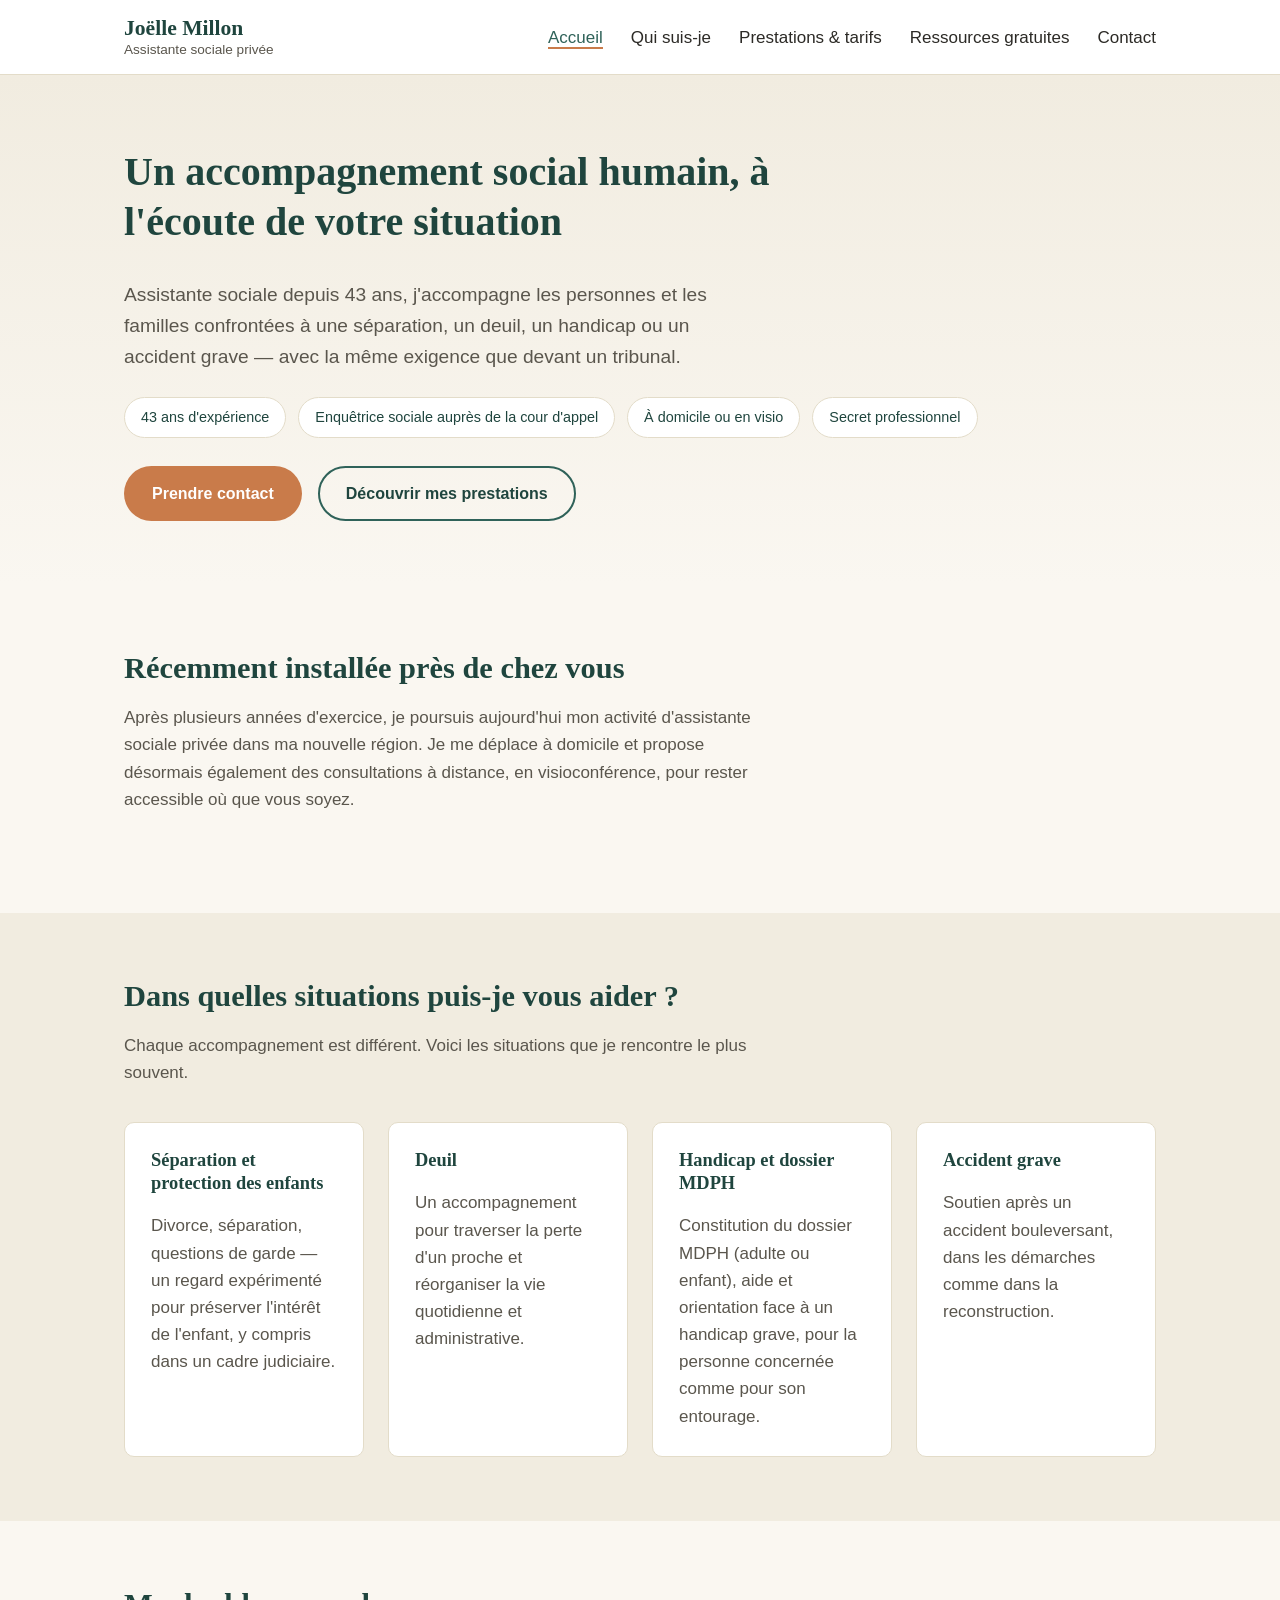
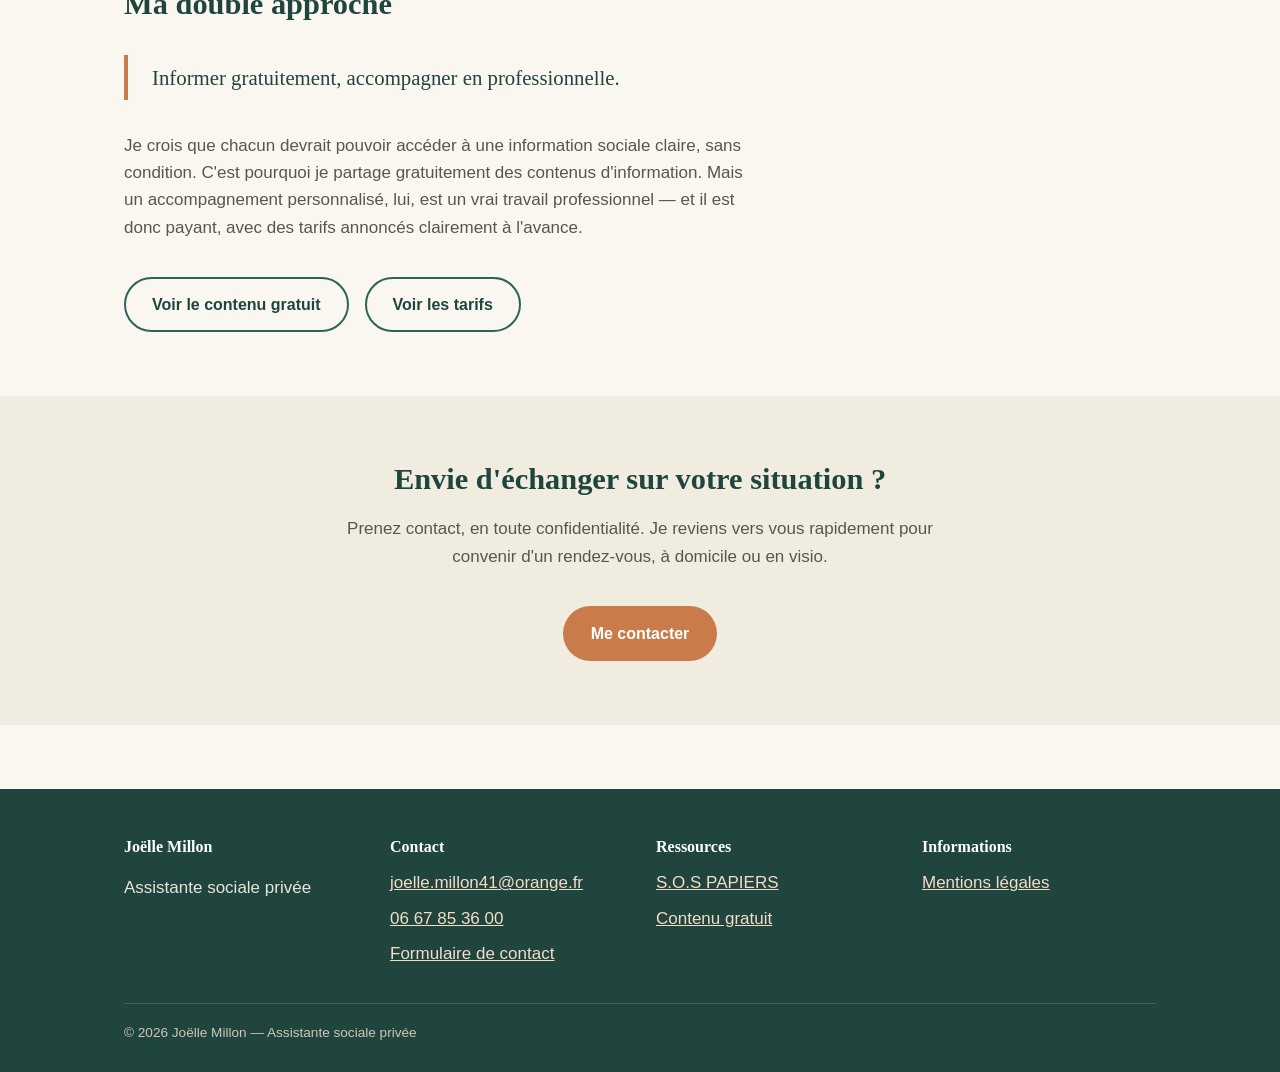
<file: index.html>
<!DOCTYPE html>
<html lang="fr">
<head>
<meta charset="UTF-8">
<meta name="viewport" content="width=device-width, initial-scale=1.0">
<title>Joëlle Millon — Assistante sociale privée</title>
<meta name="description" content="Assistante sociale depuis 43 ans : dossier MDPH, séparation, deuil, handicap, accident. Consultations à domicile ou en visio, en toute confidentialité.">
<link rel="icon" href="assets/img/favicon.svg" type="image/svg+xml">
<link rel="stylesheet" href="assets/css/style.css">
</head>
<body>

<header class="site-header">
  <div class="nav-wrap">
    <a href="index.html" class="brand">
      <span class="brand-name">Joëlle Millon</span>
      <span class="brand-tagline">Assistante sociale privée</span>
    </a>
    <button class="nav-toggle" aria-expanded="false" aria-label="Ouvrir le menu">☰ Menu</button>
    <nav class="main-nav">
      <ul>
        <li><a href="index.html" aria-current="page">Accueil</a></li>
        <li><a href="a-propos.html">Qui suis-je</a></li>
        <li><a href="prestations.html">Prestations &amp; tarifs</a></li>
        <li><a href="ressources.html">Ressources gratuites</a></li>
        <li><a href="contact.html">Contact</a></li>
      </ul>
    </nav>
  </div>
</header>

<main>

  <section class="hero">
    <div class="container">
      <h1>Un accompagnement social humain, à l'écoute de votre situation</h1>
      <p class="lead">Assistante sociale depuis 43 ans, j'accompagne les personnes et les familles confrontées à une séparation, un deuil, un handicap ou un accident grave — avec la même exigence que devant un tribunal.</p>
      <div class="hero-badges">
        <span class="badge">43 ans d'expérience</span>
        <span class="badge">Enquêtrice sociale auprès de la cour d'appel</span>
        <span class="badge">À domicile ou en visio</span>
        <span class="badge">Secret professionnel</span>
      </div>
      <div class="btn-row">
        <a href="contact.html" class="btn btn-primary">Prendre contact</a>
        <a href="prestations.html" class="btn btn-secondary">Découvrir mes prestations</a>
      </div>
    </div>
  </section>

  <section class="section">
    <div class="container">
      <h2 class="section-title">Récemment installée près de chez vous</h2>
      <p class="section-intro">Après plusieurs années d'exercice, je poursuis aujourd'hui mon activité d'assistante sociale privée dans ma nouvelle région. Je me déplace à domicile et propose désormais également des consultations à distance, en visioconférence, pour rester accessible où que vous soyez.</p>
    </div>
  </section>

  <section class="section section-alt">
    <div class="container">
      <h2 class="section-title">Dans quelles situations puis-je vous aider ?</h2>
      <p class="section-intro">Chaque accompagnement est différent. Voici les situations que je rencontre le plus souvent.</p>
      <div class="card-grid">
        <div class="card">
          <h3>Séparation et protection des enfants</h3>
          <p>Divorce, séparation, questions de garde — un regard expérimenté pour préserver l'intérêt de l'enfant, y compris dans un cadre judiciaire.</p>
        </div>
        <div class="card">
          <h3>Deuil</h3>
          <p>Un accompagnement pour traverser la perte d'un proche et réorganiser la vie quotidienne et administrative.</p>
        </div>
        <div class="card">
          <h3>Handicap et dossier MDPH</h3>
          <p>Constitution du dossier MDPH (adulte ou enfant), aide et orientation face à un handicap grave, pour la personne concernée comme pour son entourage.</p>
        </div>
        <div class="card">
          <h3>Accident grave</h3>
          <p>Soutien après un accident bouleversant, dans les démarches comme dans la reconstruction.</p>
        </div>
      </div>
    </div>
  </section>

  <section class="section">
    <div class="container">
      <h2 class="section-title">Ma double approche</h2>
      <blockquote class="pull-quote">Informer gratuitement, accompagner en professionnelle.</blockquote>
      <p class="section-intro">Je crois que chacun devrait pouvoir accéder à une information sociale claire, sans condition. C'est pourquoi je partage gratuitement des contenus d'information. Mais un accompagnement personnalisé, lui, est un vrai travail professionnel — et il est donc payant, avec des tarifs annoncés clairement à l'avance.</p>
      <div class="btn-row">
        <a href="ressources.html" class="btn btn-secondary">Voir le contenu gratuit</a>
        <a href="prestations.html" class="btn btn-secondary">Voir les tarifs</a>
      </div>
    </div>
  </section>

  <section class="section section-alt text-center">
    <div class="container">
      <h2 class="section-title">Envie d'échanger sur votre situation ?</h2>
      <p class="section-intro" style="margin-left:auto;margin-right:auto;">Prenez contact, en toute confidentialité. Je reviens vers vous rapidement pour convenir d'un rendez-vous, à domicile ou en visio.</p>
      <a href="contact.html" class="btn btn-primary">Me contacter</a>
    </div>
  </section>

</main>

<footer class="site-footer">
  <div class="container">
    <div class="footer-grid">
      <div>
        <h4>Joëlle Millon</h4>
        <p>Assistante sociale privée</p>
      </div>
      <div>
        <h4>Contact</h4>
        <ul>
          <li><a href="mailto:joelle.millon41@orange.fr">joelle.millon41@orange.fr</a></li>
          <li><a href="tel:+33667853600">06 67 85 36 00</a></li>
          <li><a href="contact.html">Formulaire de contact</a></li>
        </ul>
      </div>
      <div>
        <h4>Ressources</h4>
        <ul>
          <li><a href="https://www.youtube.com/@s.o.spapiers732" target="_blank" rel="noopener">S.O.S PAPIERS</a></li>
          <li><a href="ressources.html">Contenu gratuit</a></li>
        </ul>
      </div>
      <div>
        <h4>Informations</h4>
        <ul>
          <li><a href="mentions-legales.html">Mentions légales</a></li>
        </ul>
      </div>
    </div>
    <div class="footer-bottom">
      <span>&copy; 2026 Joëlle Millon — Assistante sociale privée</span>
    </div>
  </div>
</footer>

<script src="assets/js/main.js"></script>
</body>
</html>
</file>
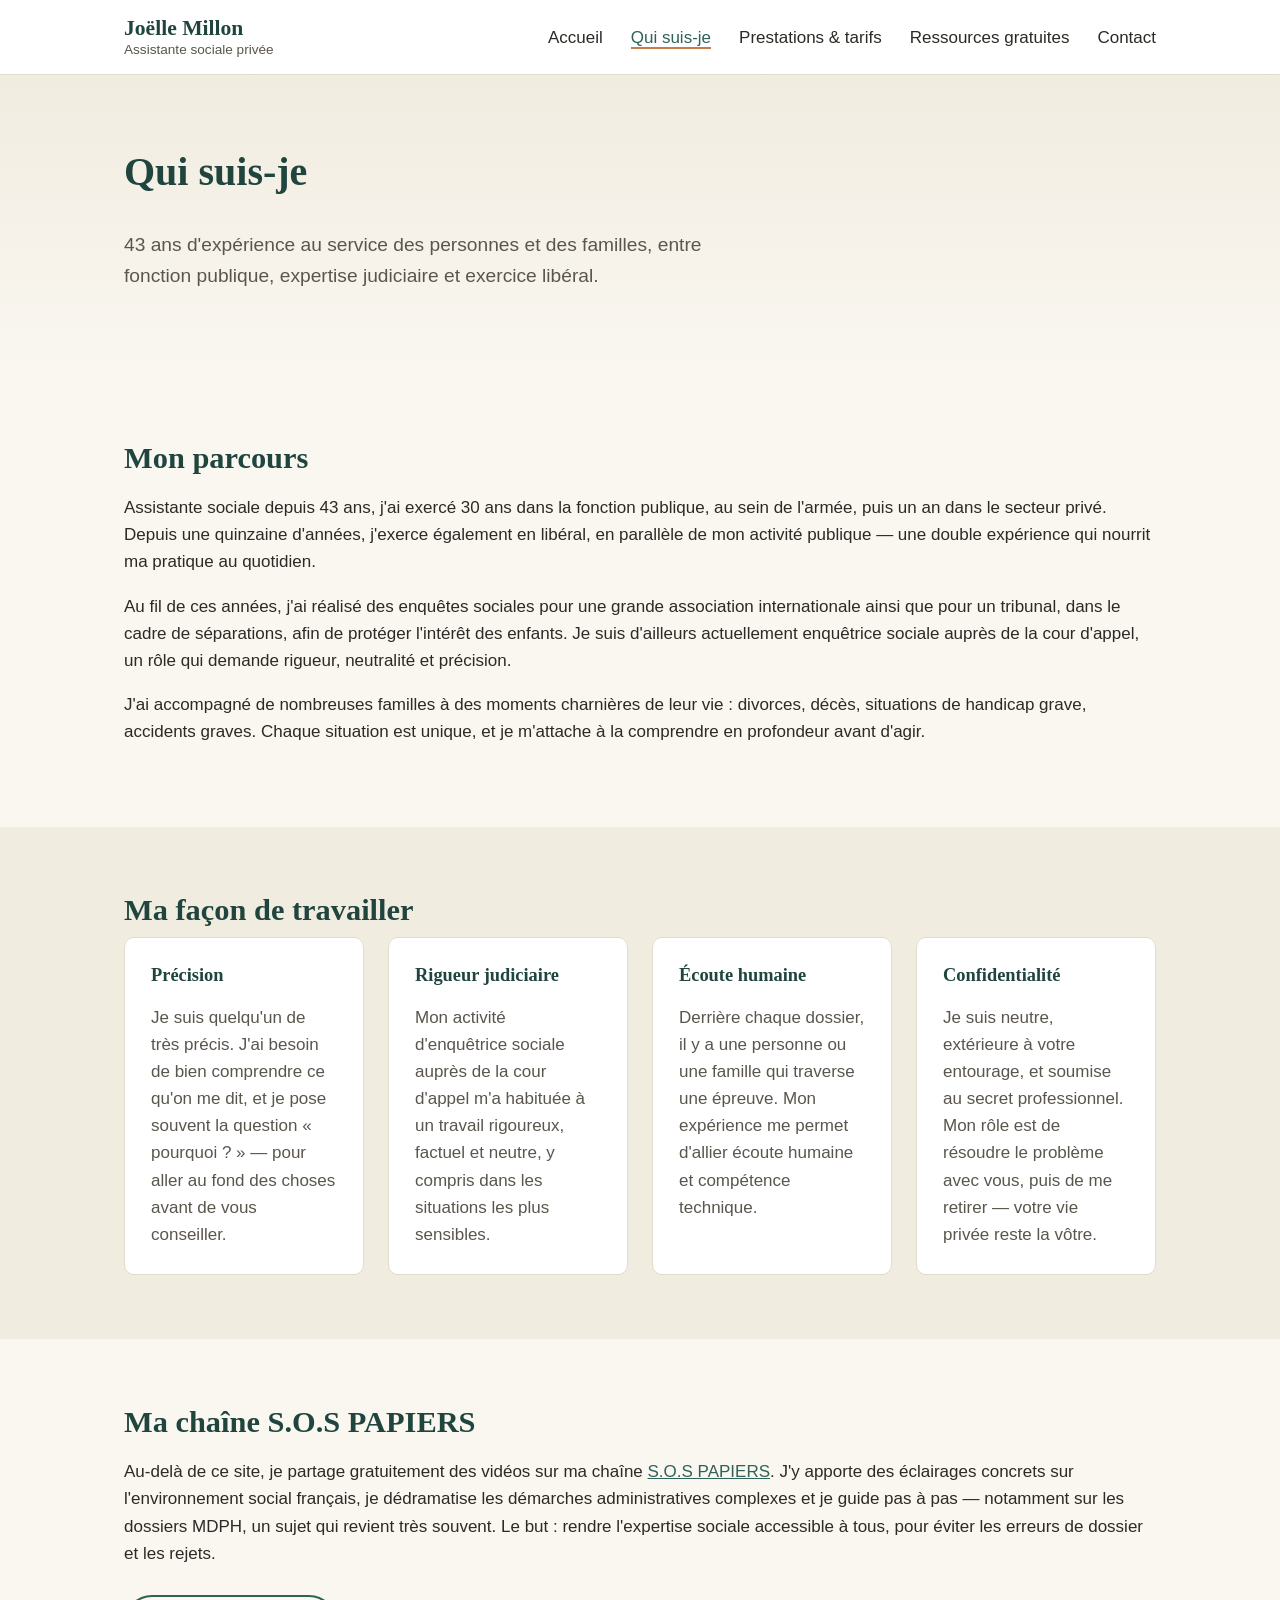
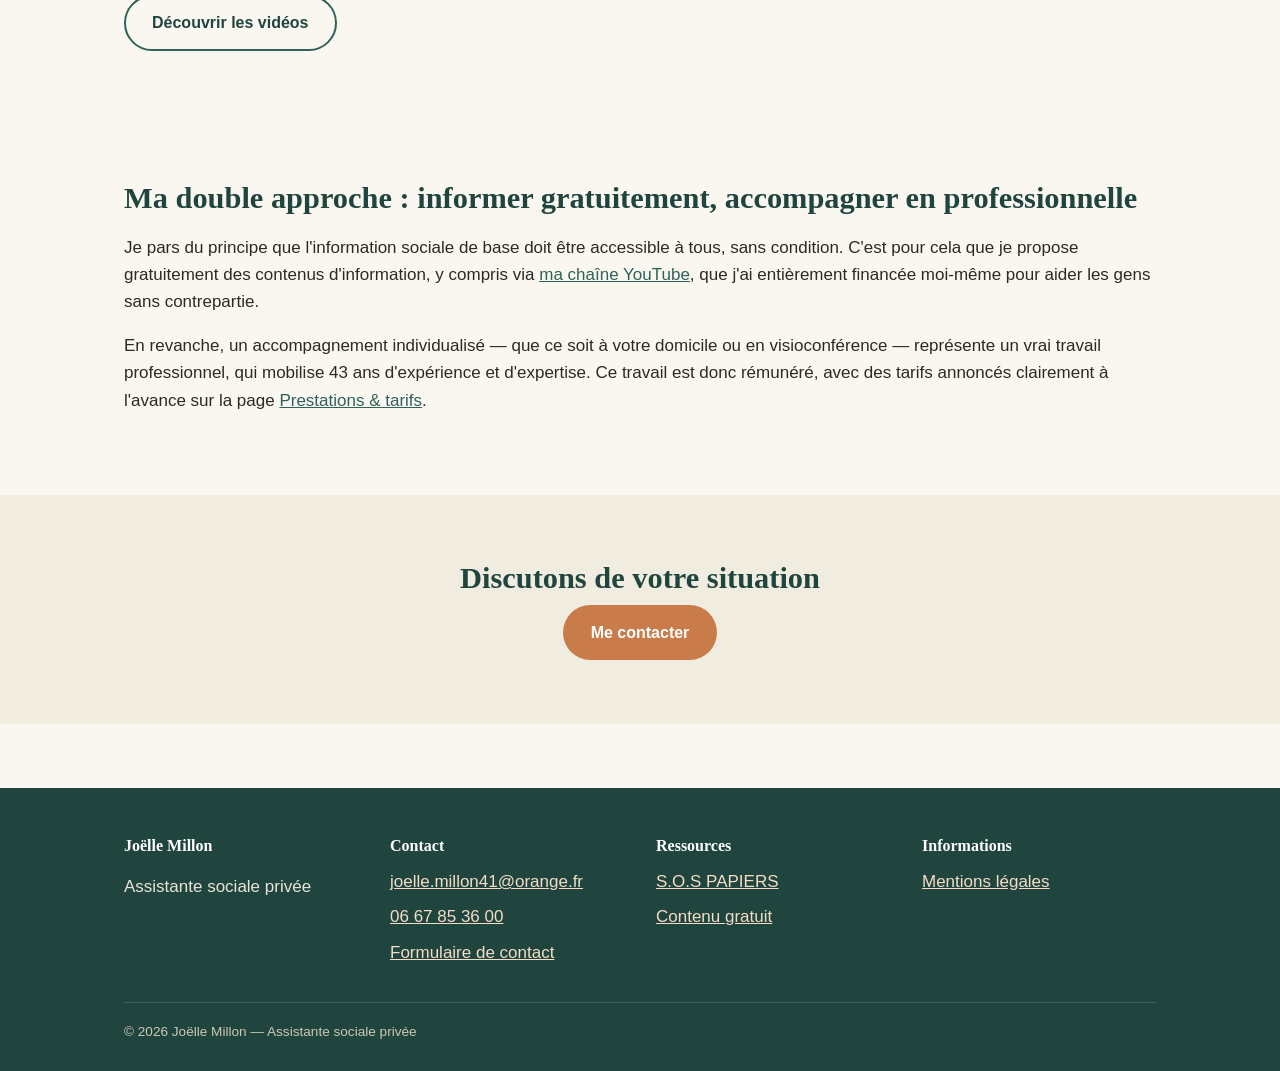
<file: a-propos.html>
<!DOCTYPE html>
<html lang="fr">
<head>
<meta charset="UTF-8">
<meta name="viewport" content="width=device-width, initial-scale=1.0">
<title>Qui suis-je — Joëlle Millon, assistante sociale</title>
<meta name="description" content="43 ans d'expérience comme assistante sociale, dont 30 ans dans la fonction publique et 15 ans en libéral. Enquêtes sociales, expertise judiciaire, accompagnement des familles.">
<link rel="icon" href="assets/img/favicon.svg" type="image/svg+xml">
<link rel="stylesheet" href="assets/css/style.css">
</head>
<body>

<header class="site-header">
  <div class="nav-wrap">
    <a href="index.html" class="brand">
      <span class="brand-name">Joëlle Millon</span>
      <span class="brand-tagline">Assistante sociale privée</span>
    </a>
    <button class="nav-toggle" aria-expanded="false" aria-label="Ouvrir le menu">☰ Menu</button>
    <nav class="main-nav">
      <ul>
        <li><a href="index.html">Accueil</a></li>
        <li><a href="a-propos.html" aria-current="page">Qui suis-je</a></li>
        <li><a href="prestations.html">Prestations &amp; tarifs</a></li>
        <li><a href="ressources.html">Ressources gratuites</a></li>
        <li><a href="contact.html">Contact</a></li>
      </ul>
    </nav>
  </div>
</header>

<main>

  <section class="hero">
    <div class="container">
      <h1>Qui suis-je</h1>
      <p class="lead">43 ans d'expérience au service des personnes et des familles, entre fonction publique, expertise judiciaire et exercice libéral.</p>
    </div>
  </section>

  <section class="section">
    <div class="container">
      <h2 class="section-title">Mon parcours</h2>
      <p>Assistante sociale depuis 43 ans, j'ai exercé 30 ans dans la fonction publique, au sein de l'armée, puis un an dans le secteur privé. Depuis une quinzaine d'années, j'exerce également en libéral, en parallèle de mon activité publique — une double expérience qui nourrit ma pratique au quotidien.</p>
      <p>Au fil de ces années, j'ai réalisé des enquêtes sociales pour une grande association internationale ainsi que pour un tribunal, dans le cadre de séparations, afin de protéger l'intérêt des enfants. Je suis d'ailleurs actuellement enquêtrice sociale auprès de la cour d'appel, un rôle qui demande rigueur, neutralité et précision.</p>
      <p>J'ai accompagné de nombreuses familles à des moments charnières de leur vie : divorces, décès, situations de handicap grave, accidents graves. Chaque situation est unique, et je m'attache à la comprendre en profondeur avant d'agir.</p>
    </div>
  </section>

  <section class="section section-alt">
    <div class="container">
      <h2 class="section-title">Ma façon de travailler</h2>
      <div class="card-grid">
        <div class="card">
          <h3>Précision</h3>
          <p>Je suis quelqu'un de très précis. J'ai besoin de bien comprendre ce qu'on me dit, et je pose souvent la question « pourquoi ? » — pour aller au fond des choses avant de vous conseiller.</p>
        </div>
        <div class="card">
          <h3>Rigueur judiciaire</h3>
          <p>Mon activité d'enquêtrice sociale auprès de la cour d'appel m'a habituée à un travail rigoureux, factuel et neutre, y compris dans les situations les plus sensibles.</p>
        </div>
        <div class="card">
          <h3>Écoute humaine</h3>
          <p>Derrière chaque dossier, il y a une personne ou une famille qui traverse une épreuve. Mon expérience me permet d'allier écoute humaine et compétence technique.</p>
        </div>
        <div class="card">
          <h3>Confidentialité</h3>
          <p>Je suis neutre, extérieure à votre entourage, et soumise au secret professionnel. Mon rôle est de résoudre le problème avec vous, puis de me retirer — votre vie privée reste la vôtre.</p>
        </div>
      </div>
    </div>
  </section>

  <section class="section">
    <div class="container">
      <h2 class="section-title">Ma chaîne S.O.S PAPIERS</h2>
      <p>Au-delà de ce site, je partage gratuitement des vidéos sur ma chaîne <a href="https://www.youtube.com/@s.o.spapiers732" target="_blank" rel="noopener">S.O.S PAPIERS</a>. J'y apporte des éclairages concrets sur l'environnement social français, je dédramatise les démarches administratives complexes et je guide pas à pas — notamment sur les dossiers MDPH, un sujet qui revient très souvent. Le but : rendre l'expertise sociale accessible à tous, pour éviter les erreurs de dossier et les rejets.</p>
      <div class="btn-row">
        <a href="ressources.html" class="btn btn-secondary">Découvrir les vidéos</a>
      </div>
    </div>
  </section>

  <section class="section">
    <div class="container">
      <h2 class="section-title">Ma double approche : informer gratuitement, accompagner en professionnelle</h2>
      <p>Je pars du principe que l'information sociale de base doit être accessible à tous, sans condition. C'est pour cela que je propose gratuitement des contenus d'information, y compris via
        <a href="https://www.youtube.com/@s.o.spapiers732" target="_blank" rel="noopener">ma chaîne YouTube</a>,
        que j'ai entièrement financée moi-même pour aider les gens sans contrepartie.</p>
      <p>En revanche, un accompagnement individualisé — que ce soit à votre domicile ou en visioconférence — représente un vrai travail professionnel, qui mobilise 43 ans d'expérience et d'expertise. Ce travail est donc rémunéré, avec des tarifs annoncés clairement à l'avance sur la page <a href="prestations.html">Prestations &amp; tarifs</a>.</p>
    </div>
  </section>

  <section class="section section-alt text-center">
    <div class="container">
      <h2 class="section-title">Discutons de votre situation</h2>
      <a href="contact.html" class="btn btn-primary">Me contacter</a>
    </div>
  </section>

</main>

<footer class="site-footer">
  <div class="container">
    <div class="footer-grid">
      <div>
        <h4>Joëlle Millon</h4>
        <p>Assistante sociale privée</p>
      </div>
      <div>
        <h4>Contact</h4>
        <ul>
          <li><a href="mailto:joelle.millon41@orange.fr">joelle.millon41@orange.fr</a></li>
          <li><a href="tel:+33667853600">06 67 85 36 00</a></li>
          <li><a href="contact.html">Formulaire de contact</a></li>
        </ul>
      </div>
      <div>
        <h4>Ressources</h4>
        <ul>
          <li><a href="https://www.youtube.com/@s.o.spapiers732" target="_blank" rel="noopener">S.O.S PAPIERS</a></li>
          <li><a href="ressources.html">Contenu gratuit</a></li>
        </ul>
      </div>
      <div>
        <h4>Informations</h4>
        <ul>
          <li><a href="mentions-legales.html">Mentions légales</a></li>
        </ul>
      </div>
    </div>
    <div class="footer-bottom">
      <span>&copy; 2026 Joëlle Millon — Assistante sociale privée</span>
    </div>
  </div>
</footer>

<script src="assets/js/main.js"></script>
</body>
</html>
</file>
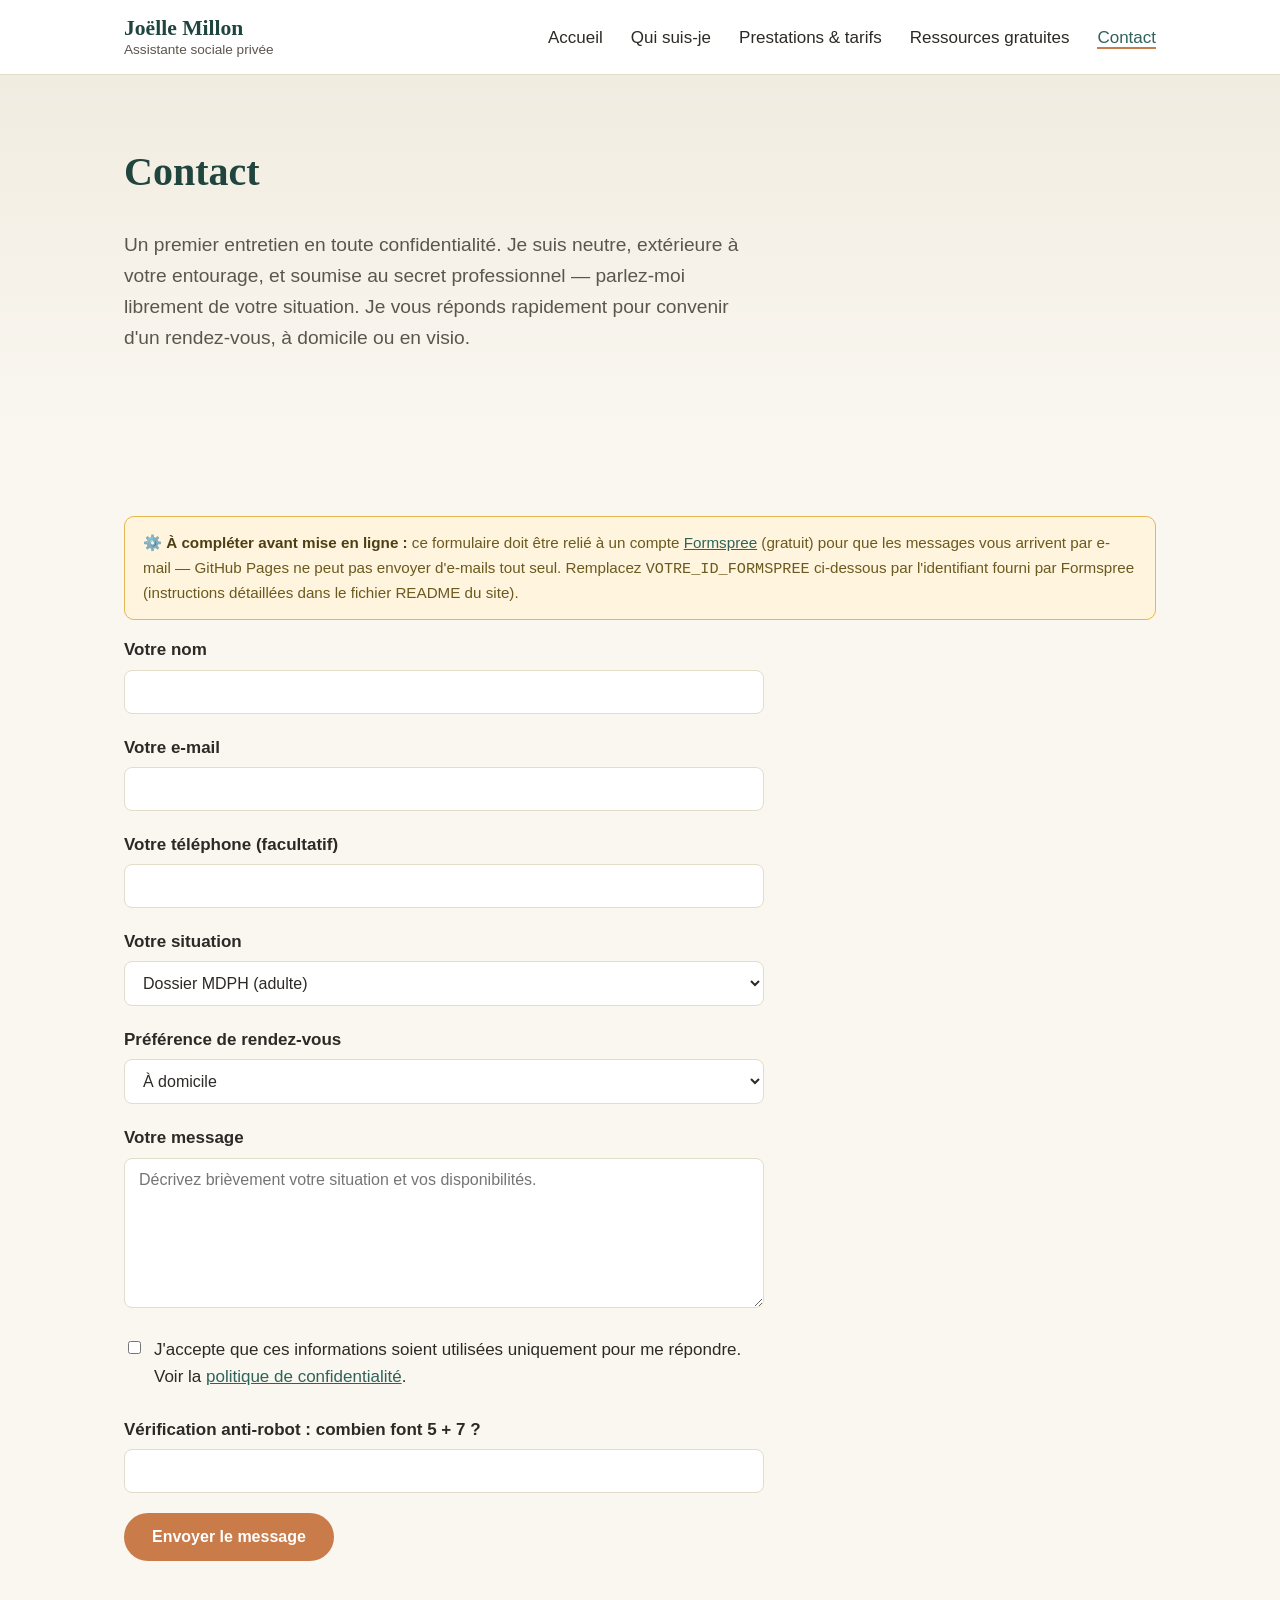
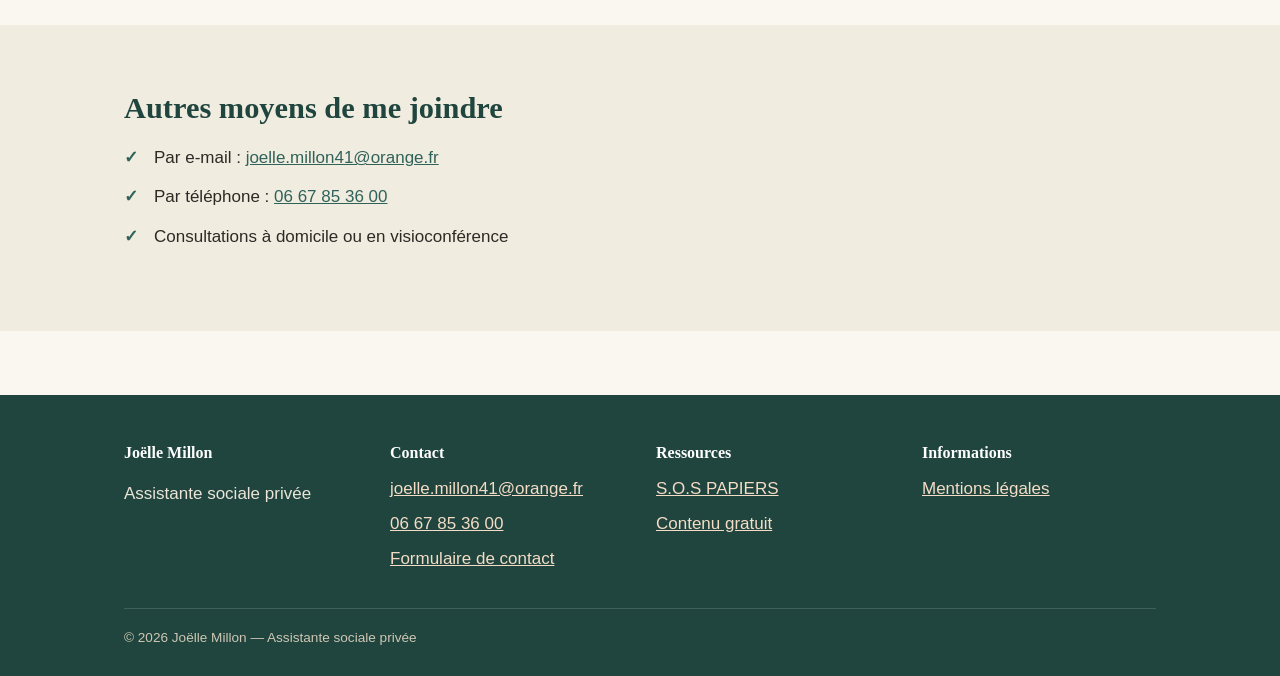
<file: contact.html>
<!DOCTYPE html>
<html lang="fr">
<head>
<meta charset="UTF-8">
<meta name="viewport" content="width=device-width, initial-scale=1.0">
<title>Contact — Joëlle Millon, assistante sociale</title>
<meta name="description" content="Contactez Joëlle Millon, assistante sociale privée, pour un accompagnement à domicile ou en visioconférence.">
<link rel="icon" href="assets/img/favicon.svg" type="image/svg+xml">
<link rel="stylesheet" href="assets/css/style.css">
</head>
<body>

<header class="site-header">
  <div class="nav-wrap">
    <a href="index.html" class="brand">
      <span class="brand-name">Joëlle Millon</span>
      <span class="brand-tagline">Assistante sociale privée</span>
    </a>
    <button class="nav-toggle" aria-expanded="false" aria-label="Ouvrir le menu">☰ Menu</button>
    <nav class="main-nav">
      <ul>
        <li><a href="index.html">Accueil</a></li>
        <li><a href="a-propos.html">Qui suis-je</a></li>
        <li><a href="prestations.html">Prestations &amp; tarifs</a></li>
        <li><a href="ressources.html">Ressources gratuites</a></li>
        <li><a href="contact.html" aria-current="page">Contact</a></li>
      </ul>
    </nav>
  </div>
</header>

<main>

  <section class="hero">
    <div class="container">
      <h1>Contact</h1>
      <p class="lead">Un premier entretien en toute confidentialité. Je suis neutre, extérieure à votre entourage, et soumise au secret professionnel — parlez-moi librement de votre situation. Je vous réponds rapidement pour convenir d'un rendez-vous, à domicile ou en visio.</p>
    </div>
  </section>

  <section class="section">
    <div class="container">
      <p class="a-completer">
        ⚙️ <strong>À compléter avant mise en ligne :</strong> ce formulaire doit être relié à un compte
        <a href="https://formspree.io" target="_blank" rel="noopener">Formspree</a> (gratuit) pour que les messages
        vous arrivent par e-mail — GitHub Pages ne peut pas envoyer d'e-mails tout seul.
        Remplacez <code>VOTRE_ID_FORMSPREE</code> ci-dessous par l'identifiant fourni par Formspree
        (instructions détaillées dans le fichier README du site).
      </p>

      <form id="contact-form" action="https://formspree.io/f/VOTRE_ID_FORMSPREE" method="POST">
        <div class="form-field">
          <label for="name">Votre nom</label>
          <input type="text" id="name" name="name" required>
        </div>

        <div class="form-field">
          <label for="email">Votre e-mail</label>
          <input type="email" id="email" name="email" required>
        </div>

        <div class="form-field">
          <label for="phone">Votre téléphone (facultatif)</label>
          <input type="tel" id="phone" name="phone">
        </div>

        <div class="form-field">
          <label for="subject">Votre situation</label>
          <select id="subject" name="subject">
            <option value="Dossier MDPH (adulte)">Dossier MDPH (adulte)</option>
            <option value="Dossier MDPH (enfant)">Dossier MDPH (enfant)</option>
            <option value="Séparation / garde d'enfants">Séparation / garde d'enfants</option>
            <option value="Deuil">Deuil</option>
            <option value="Handicap">Handicap</option>
            <option value="Accident grave">Accident grave</option>
            <option value="Enquête sociale">Enquête sociale</option>
            <option value="Autre">Autre</option>
          </select>
        </div>

        <div class="form-field">
          <label for="preference">Préférence de rendez-vous</label>
          <select id="preference" name="preference">
            <option value="À domicile">À domicile</option>
            <option value="En visioconférence">En visioconférence</option>
            <option value="Peu importe">Peu importe</option>
          </select>
        </div>

        <div class="form-field">
          <label for="message">Votre message</label>
          <textarea id="message" name="message" required placeholder="Décrivez brièvement votre situation et vos disponibilités."></textarea>
        </div>

        <div class="form-field checkbox-field">
          <input type="checkbox" id="consent" name="consent" required>
          <label for="consent" style="font-weight:normal;">J'accepte que ces informations soient utilisées uniquement pour me répondre. Voir la <a href="mentions-legales.html">politique de confidentialité</a>.</label>
        </div>

        <div class="form-field">
          <label for="captcha-answer">Vérification anti-robot : combien font <strong><span id="captcha-a">4</span> + <span id="captcha-b">7</span></strong> ?</label>
          <input type="text" inputmode="numeric" autocomplete="off" id="captcha-answer" name="captcha_answer" required>
          <p class="form-error" id="captcha-error" hidden>Réponse incorrecte, merci de réessayer.</p>
        </div>

        <div class="hp-field" aria-hidden="true">
          <label for="hp-website">Laissez ce champ vide</label>
          <input type="text" id="hp-website" name="_gotcha" tabindex="-1" autocomplete="off">
        </div>

        <button type="submit" class="btn btn-primary">Envoyer le message</button>
      </form>
    </div>
  </section>

  <section class="section section-alt">
    <div class="container">
      <h2 class="section-title">Autres moyens de me joindre</h2>
      <ul class="checklist">
        <li>Par e-mail : <a href="mailto:joelle.millon41@orange.fr">joelle.millon41@orange.fr</a></li>
        <li>Par téléphone : <a href="tel:+33667853600">06 67 85 36 00</a></li>
        <li>Consultations à domicile ou en visioconférence</li>
      </ul>
    </div>
  </section>

</main>

<footer class="site-footer">
  <div class="container">
    <div class="footer-grid">
      <div>
        <h4>Joëlle Millon</h4>
        <p>Assistante sociale privée</p>
      </div>
      <div>
        <h4>Contact</h4>
        <ul>
          <li><a href="mailto:joelle.millon41@orange.fr">joelle.millon41@orange.fr</a></li>
          <li><a href="tel:+33667853600">06 67 85 36 00</a></li>
          <li><a href="contact.html">Formulaire de contact</a></li>
        </ul>
      </div>
      <div>
        <h4>Ressources</h4>
        <ul>
          <li><a href="https://www.youtube.com/@s.o.spapiers732" target="_blank" rel="noopener">S.O.S PAPIERS</a></li>
          <li><a href="ressources.html">Contenu gratuit</a></li>
        </ul>
      </div>
      <div>
        <h4>Informations</h4>
        <ul>
          <li><a href="mentions-legales.html">Mentions légales</a></li>
        </ul>
      </div>
    </div>
    <div class="footer-bottom">
      <span>&copy; 2026 Joëlle Millon — Assistante sociale privée</span>
    </div>
  </div>
</footer>

<script src="assets/js/main.js"></script>
</body>
</html>
</file>
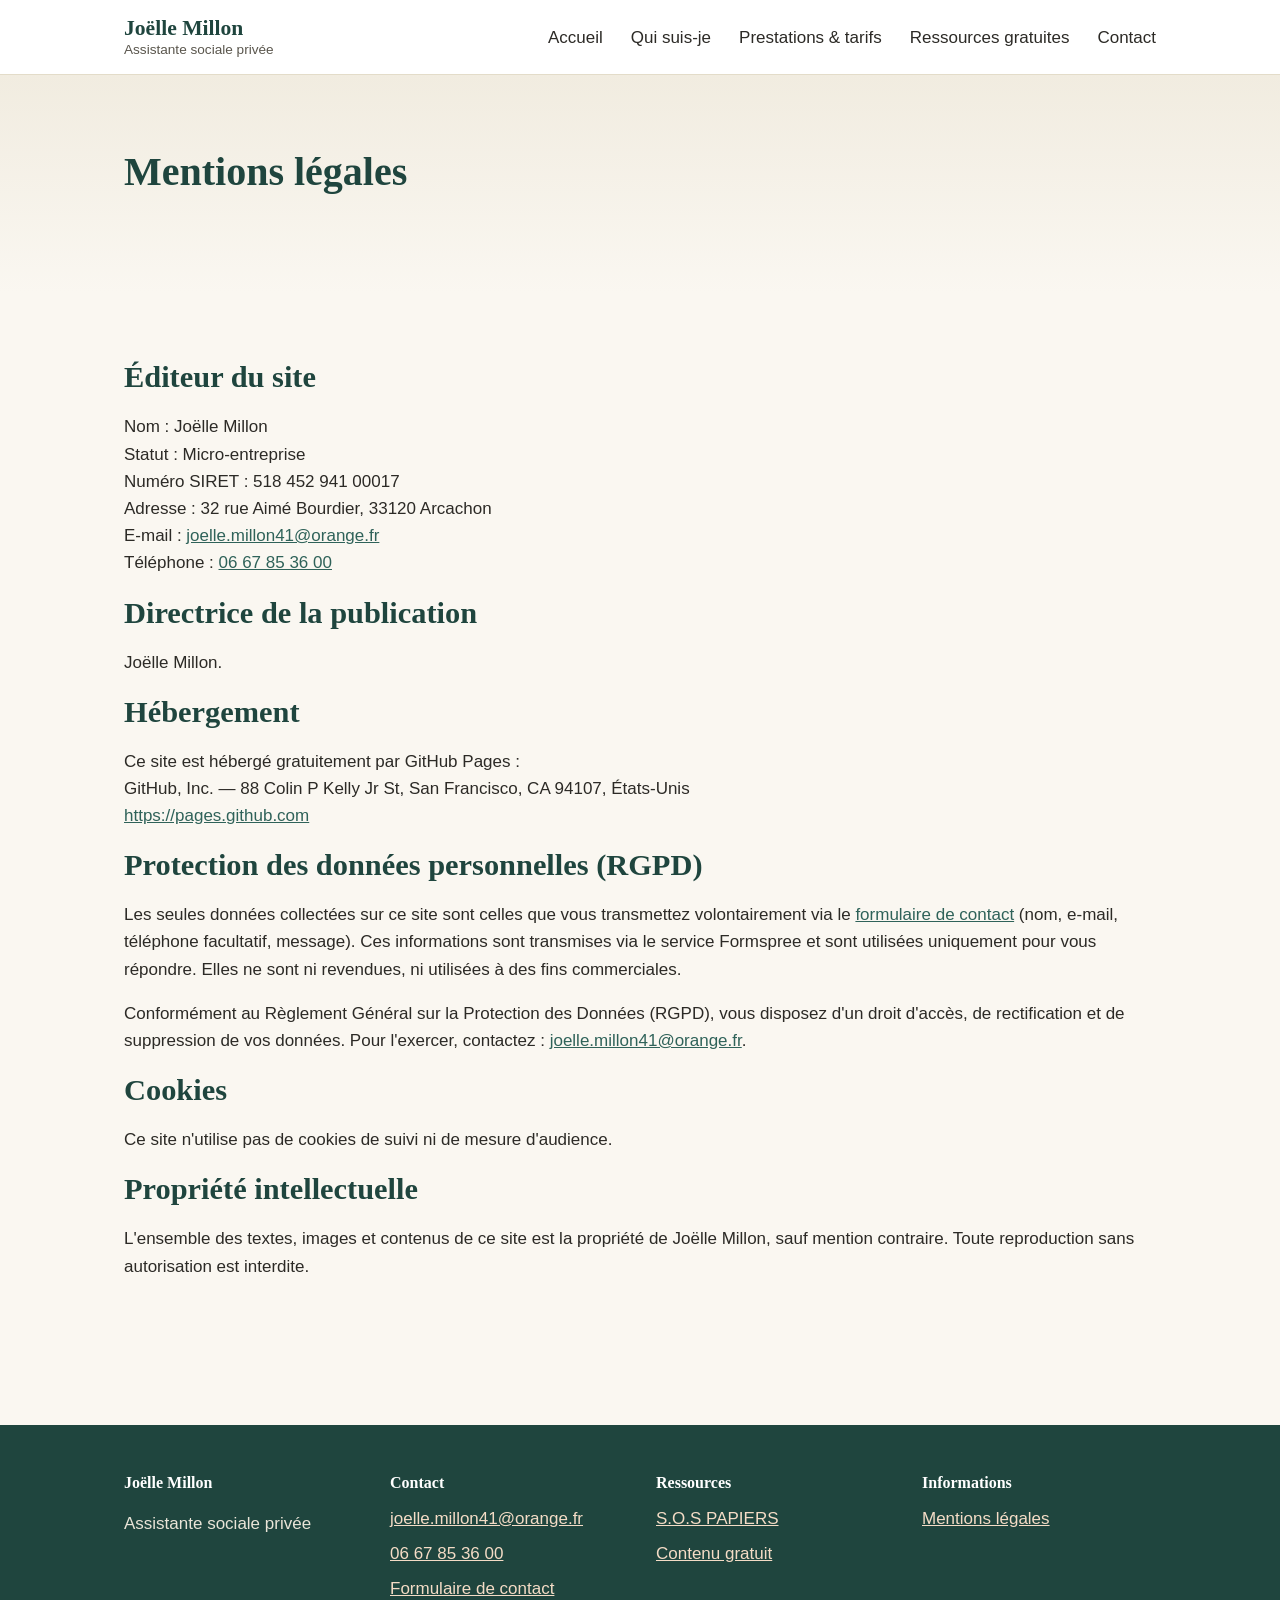
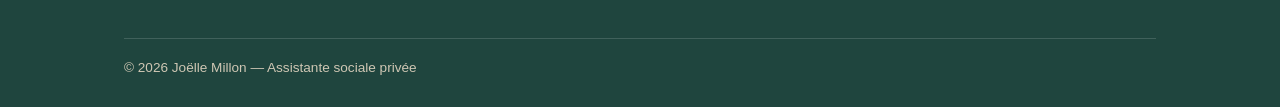
<file: mentions-legales.html>
<!DOCTYPE html>
<html lang="fr">
<head>
<meta charset="UTF-8">
<meta name="viewport" content="width=device-width, initial-scale=1.0">
<title>Mentions légales — Joëlle Millon, assistante sociale</title>
<meta name="description" content="Mentions légales et politique de confidentialité du site de Joëlle Millon, assistante sociale privée.">
<link rel="icon" href="assets/img/favicon.svg" type="image/svg+xml">
<link rel="stylesheet" href="assets/css/style.css">
</head>
<body>

<header class="site-header">
  <div class="nav-wrap">
    <a href="index.html" class="brand">
      <span class="brand-name">Joëlle Millon</span>
      <span class="brand-tagline">Assistante sociale privée</span>
    </a>
    <button class="nav-toggle" aria-expanded="false" aria-label="Ouvrir le menu">☰ Menu</button>
    <nav class="main-nav">
      <ul>
        <li><a href="index.html">Accueil</a></li>
        <li><a href="a-propos.html">Qui suis-je</a></li>
        <li><a href="prestations.html">Prestations &amp; tarifs</a></li>
        <li><a href="ressources.html">Ressources gratuites</a></li>
        <li><a href="contact.html">Contact</a></li>
      </ul>
    </nav>
  </div>
</header>

<main>

  <section class="hero">
    <div class="container">
      <h1>Mentions légales</h1>
    </div>
  </section>

  <section class="section">
    <div class="container">
      <h2 class="section-title">Éditeur du site</h2>
      <p>
        Nom : Joëlle Millon<br>
        Statut : Micro-entreprise<br>
        Numéro SIRET : 518 452 941 00017<br>
        Adresse : 32 rue Aimé Bourdier, 33120 Arcachon<br>
        E-mail : <a href="mailto:joelle.millon41@orange.fr">joelle.millon41@orange.fr</a><br>
        Téléphone : <a href="tel:+33667853600">06 67 85 36 00</a>
      </p>

      <h2 class="section-title">Directrice de la publication</h2>
      <p>Joëlle Millon.</p>

      <h2 class="section-title">Hébergement</h2>
      <p>
        Ce site est hébergé gratuitement par GitHub Pages :<br>
        GitHub, Inc. — 88 Colin P Kelly Jr St, San Francisco, CA 94107, États-Unis<br>
        <a href="https://pages.github.com" target="_blank" rel="noopener">https://pages.github.com</a>
      </p>

      <h2 class="section-title">Protection des données personnelles (RGPD)</h2>
      <p>Les seules données collectées sur ce site sont celles que vous transmettez volontairement via le
        <a href="contact.html">formulaire de contact</a> (nom, e-mail, téléphone facultatif, message).
        Ces informations sont transmises via le service Formspree et sont utilisées uniquement pour vous répondre.
        Elles ne sont ni revendues, ni utilisées à des fins commerciales.</p>
      <p>Conformément au Règlement Général sur la Protection des Données (RGPD), vous disposez d'un droit d'accès,
        de rectification et de suppression de vos données. Pour l'exercer, contactez :
        <a href="mailto:joelle.millon41@orange.fr">joelle.millon41@orange.fr</a>.</p>

      <h2 class="section-title">Cookies</h2>
      <p>Ce site n'utilise pas de cookies de suivi ni de mesure d'audience.</p>

      <h2 class="section-title">Propriété intellectuelle</h2>
      <p>L'ensemble des textes, images et contenus de ce site est la propriété de Joëlle Millon, sauf mention contraire.
        Toute reproduction sans autorisation est interdite.</p>
    </div>
  </section>

</main>

<footer class="site-footer">
  <div class="container">
    <div class="footer-grid">
      <div>
        <h4>Joëlle Millon</h4>
        <p>Assistante sociale privée</p>
      </div>
      <div>
        <h4>Contact</h4>
        <ul>
          <li><a href="mailto:joelle.millon41@orange.fr">joelle.millon41@orange.fr</a></li>
          <li><a href="tel:+33667853600">06 67 85 36 00</a></li>
          <li><a href="contact.html">Formulaire de contact</a></li>
        </ul>
      </div>
      <div>
        <h4>Ressources</h4>
        <ul>
          <li><a href="https://www.youtube.com/@s.o.spapiers732" target="_blank" rel="noopener">S.O.S PAPIERS</a></li>
          <li><a href="ressources.html">Contenu gratuit</a></li>
        </ul>
      </div>
      <div>
        <h4>Informations</h4>
        <ul>
          <li><a href="mentions-legales.html">Mentions légales</a></li>
        </ul>
      </div>
    </div>
    <div class="footer-bottom">
      <span>&copy; 2026 Joëlle Millon — Assistante sociale privée</span>
    </div>
  </div>
</footer>

<script src="assets/js/main.js"></script>
</body>
</html>
</file>
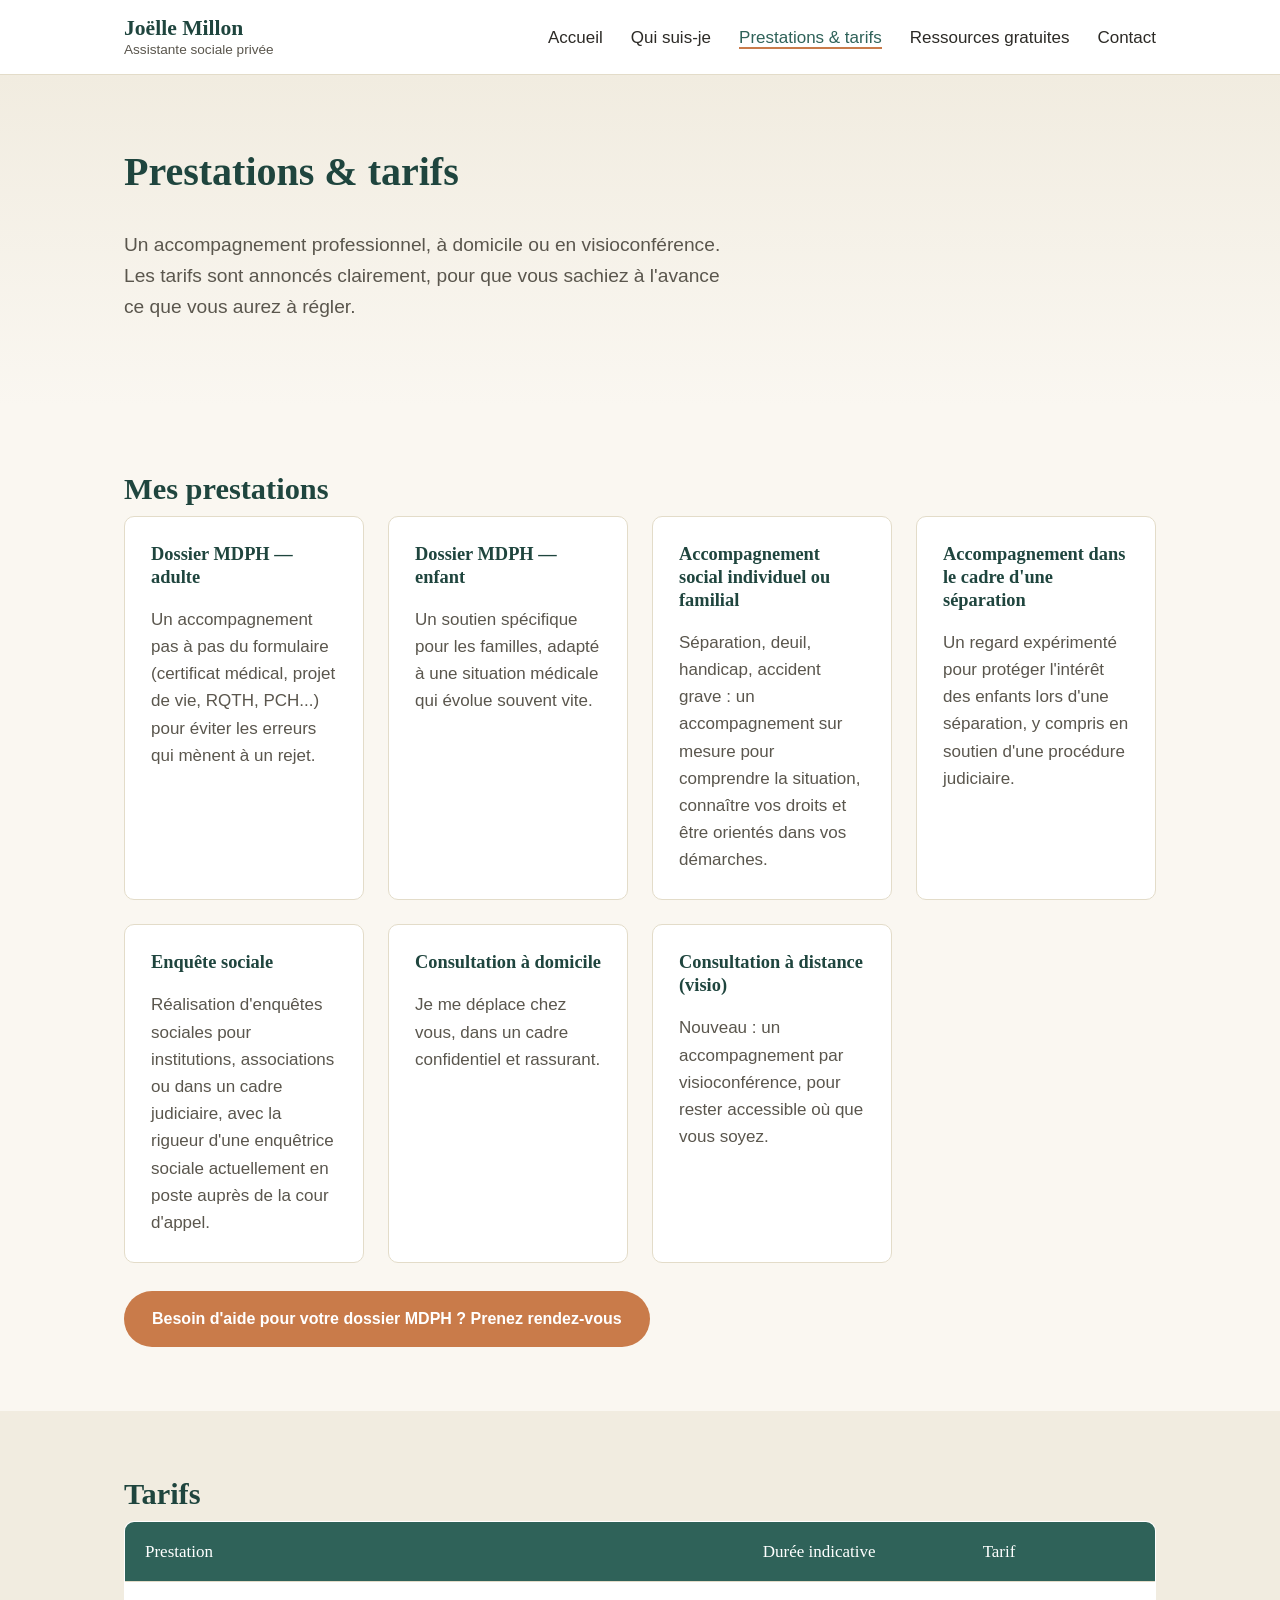
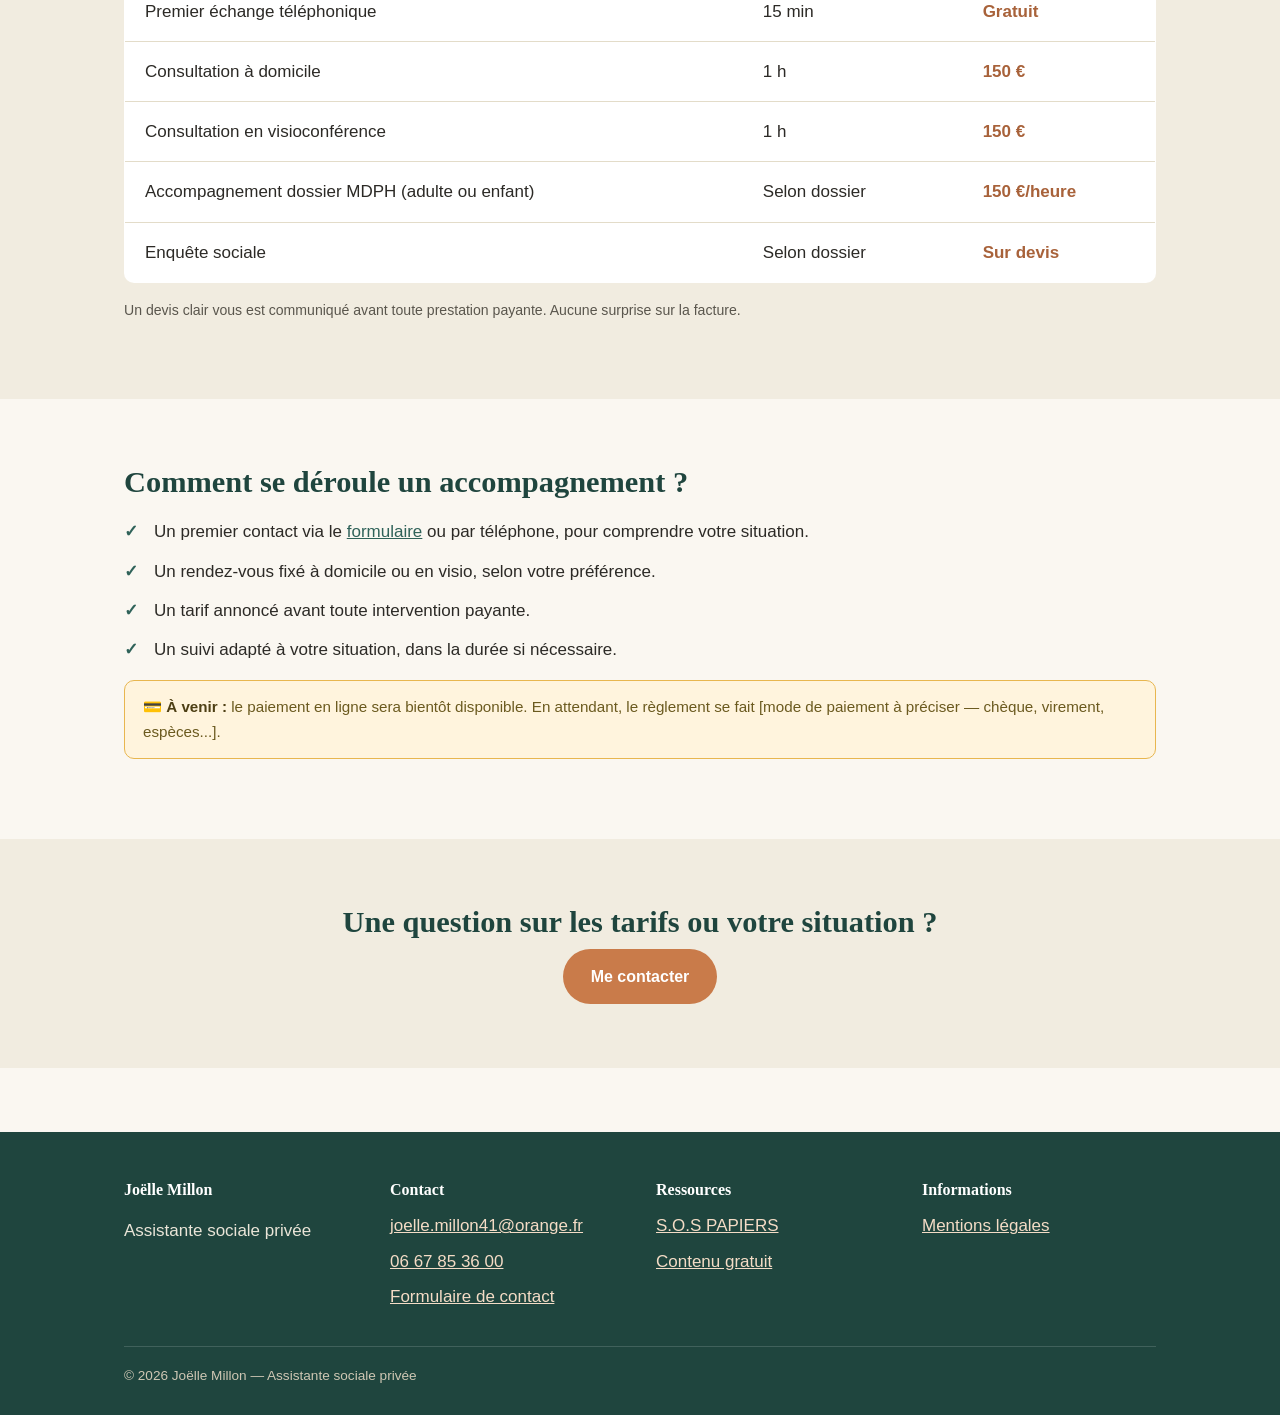
<file: prestations.html>
<!DOCTYPE html>
<html lang="fr">
<head>
<meta charset="UTF-8">
<meta name="viewport" content="width=device-width, initial-scale=1.0">
<title>Prestations et tarifs — Dossier MDPH, Joëlle Millon assistante sociale</title>
<meta name="description" content="Accompagnement dossier MDPH (adulte et enfant), séparation, deuil, handicap, accident — à domicile ou en visioconférence. Tarifs annoncés clairement à l'avance.">
<link rel="icon" href="assets/img/favicon.svg" type="image/svg+xml">
<link rel="stylesheet" href="assets/css/style.css">
</head>
<body>

<header class="site-header">
  <div class="nav-wrap">
    <a href="index.html" class="brand">
      <span class="brand-name">Joëlle Millon</span>
      <span class="brand-tagline">Assistante sociale privée</span>
    </a>
    <button class="nav-toggle" aria-expanded="false" aria-label="Ouvrir le menu">☰ Menu</button>
    <nav class="main-nav">
      <ul>
        <li><a href="index.html">Accueil</a></li>
        <li><a href="a-propos.html">Qui suis-je</a></li>
        <li><a href="prestations.html" aria-current="page">Prestations &amp; tarifs</a></li>
        <li><a href="ressources.html">Ressources gratuites</a></li>
        <li><a href="contact.html">Contact</a></li>
      </ul>
    </nav>
  </div>
</header>

<main>

  <section class="hero">
    <div class="container">
      <h1>Prestations &amp; tarifs</h1>
      <p class="lead">Un accompagnement professionnel, à domicile ou en visioconférence. Les tarifs sont annoncés clairement, pour que vous sachiez à l'avance ce que vous aurez à régler.</p>
    </div>
  </section>

  <section class="section">
    <div class="container">
      <h2 class="section-title">Mes prestations</h2>
      <div class="card-grid">
        <div class="card">
          <h3>Dossier MDPH — adulte</h3>
          <p>Un accompagnement pas à pas du formulaire (certificat médical, projet de vie, RQTH, PCH...) pour éviter les erreurs qui mènent à un rejet.</p>
        </div>
        <div class="card">
          <h3>Dossier MDPH — enfant</h3>
          <p>Un soutien spécifique pour les familles, adapté à une situation médicale qui évolue souvent vite.</p>
        </div>
        <div class="card">
          <h3>Accompagnement social individuel ou familial</h3>
          <p>Séparation, deuil, handicap, accident grave : un accompagnement sur mesure pour comprendre la situation, connaître vos droits et être orientés dans vos démarches.</p>
        </div>
        <div class="card">
          <h3>Accompagnement dans le cadre d'une séparation</h3>
          <p>Un regard expérimenté pour protéger l'intérêt des enfants lors d'une séparation, y compris en soutien d'une procédure judiciaire.</p>
        </div>
        <div class="card">
          <h3>Enquête sociale</h3>
          <p>Réalisation d'enquêtes sociales pour institutions, associations ou dans un cadre judiciaire, avec la rigueur d'une enquêtrice sociale actuellement en poste auprès de la cour d'appel.</p>
        </div>
        <div class="card">
          <h3>Consultation à domicile</h3>
          <p>Je me déplace chez vous, dans un cadre confidentiel et rassurant.</p>
        </div>
        <div class="card">
          <h3>Consultation à distance (visio)</h3>
          <p>Nouveau : un accompagnement par visioconférence, pour rester accessible où que vous soyez.</p>
        </div>
      </div>
      <div class="btn-row">
        <a href="contact.html" class="btn btn-primary">Besoin d'aide pour votre dossier MDPH ? Prenez rendez-vous</a>
      </div>
    </div>
  </section>

  <section class="section section-alt">
    <div class="container">
      <h2 class="section-title">Tarifs</h2>
      <div class="table-scroll">
      <table class="pricing-table">
        <thead>
          <tr>
            <th>Prestation</th>
            <th>Durée indicative</th>
            <th>Tarif</th>
          </tr>
        </thead>
        <tbody>
          <tr>
            <td>Premier échange téléphonique</td>
            <td>15 min</td>
            <td class="price">Gratuit</td>
          </tr>
          <tr>
            <td>Consultation à domicile</td>
            <td>1 h</td>
            <td class="price">150 €</td>
          </tr>
          <tr>
            <td>Consultation en visioconférence</td>
            <td>1 h</td>
            <td class="price">150 €</td>
          </tr>
          <tr>
            <td>Accompagnement dossier MDPH (adulte ou enfant)</td>
            <td>Selon dossier</td>
            <td class="price">150 €/heure</td>
          </tr>
          <tr>
            <td>Enquête sociale</td>
            <td>Selon dossier</td>
            <td class="price">Sur devis</td>
          </tr>
        </tbody>
      </table>
      </div>
      <p class="form-hint" style="margin-top:16px;">Un devis clair vous est communiqué avant toute prestation payante. Aucune surprise sur la facture.</p>
    </div>
  </section>

  <section class="section">
    <div class="container">
      <h2 class="section-title">Comment se déroule un accompagnement ?</h2>
      <ul class="checklist">
        <li>Un premier contact via le <a href="contact.html">formulaire</a> ou par téléphone, pour comprendre votre situation.</li>
        <li>Un rendez-vous fixé à domicile ou en visio, selon votre préférence.</li>
        <li>Un tarif annoncé avant toute intervention payante.</li>
        <li>Un suivi adapté à votre situation, dans la durée si nécessaire.</li>
      </ul>
      <p class="a-completer">
        💳 <strong>À venir :</strong> le paiement en ligne sera bientôt disponible. En attendant, le règlement se fait
        [mode de paiement à préciser — chèque, virement, espèces...].
      </p>
    </div>
  </section>

  <section class="section section-alt text-center">
    <div class="container">
      <h2 class="section-title">Une question sur les tarifs ou votre situation ?</h2>
      <a href="contact.html" class="btn btn-primary">Me contacter</a>
    </div>
  </section>

</main>

<footer class="site-footer">
  <div class="container">
    <div class="footer-grid">
      <div>
        <h4>Joëlle Millon</h4>
        <p>Assistante sociale privée</p>
      </div>
      <div>
        <h4>Contact</h4>
        <ul>
          <li><a href="mailto:joelle.millon41@orange.fr">joelle.millon41@orange.fr</a></li>
          <li><a href="tel:+33667853600">06 67 85 36 00</a></li>
          <li><a href="contact.html">Formulaire de contact</a></li>
        </ul>
      </div>
      <div>
        <h4>Ressources</h4>
        <ul>
          <li><a href="https://www.youtube.com/@s.o.spapiers732" target="_blank" rel="noopener">S.O.S PAPIERS</a></li>
          <li><a href="ressources.html">Contenu gratuit</a></li>
        </ul>
      </div>
      <div>
        <h4>Informations</h4>
        <ul>
          <li><a href="mentions-legales.html">Mentions légales</a></li>
        </ul>
      </div>
    </div>
    <div class="footer-bottom">
      <span>&copy; 2026 Joëlle Millon — Assistante sociale privée</span>
    </div>
  </div>
</footer>

<script src="assets/js/main.js"></script>
</body>
</html>
</file>
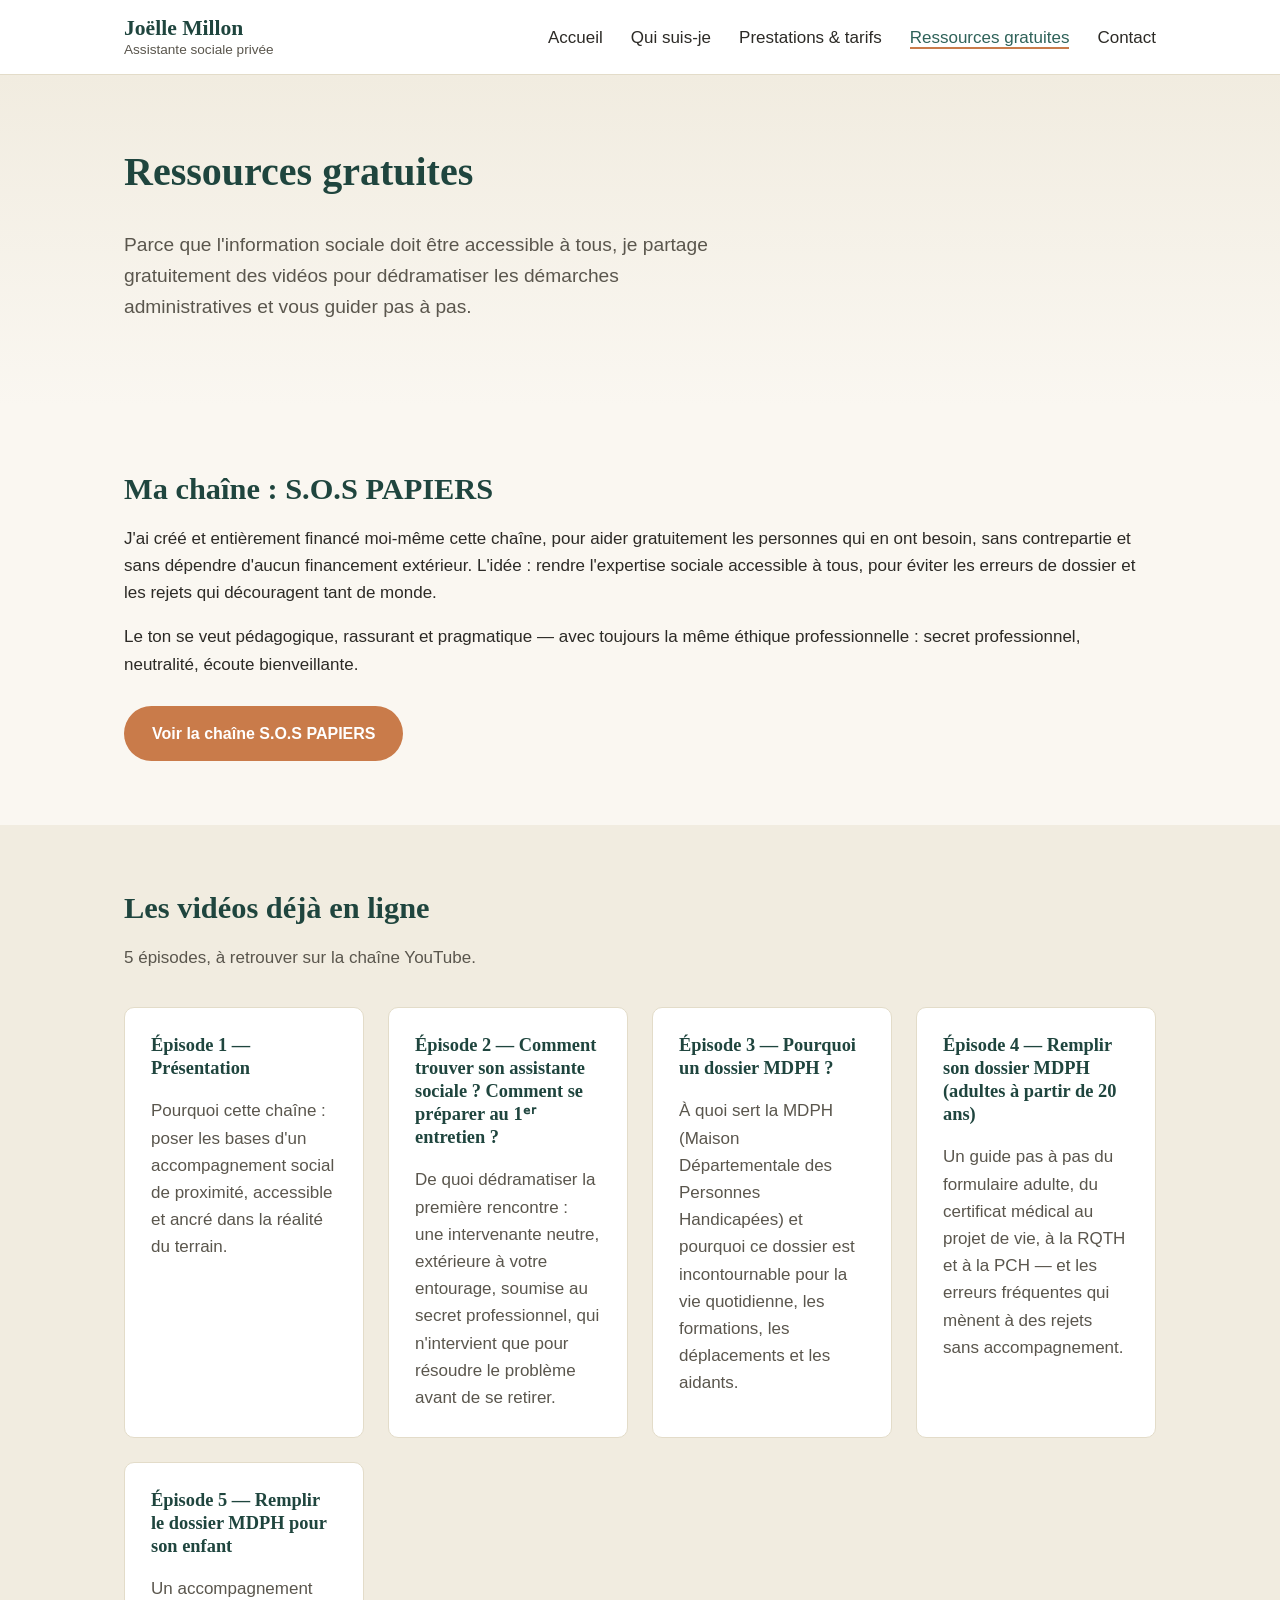
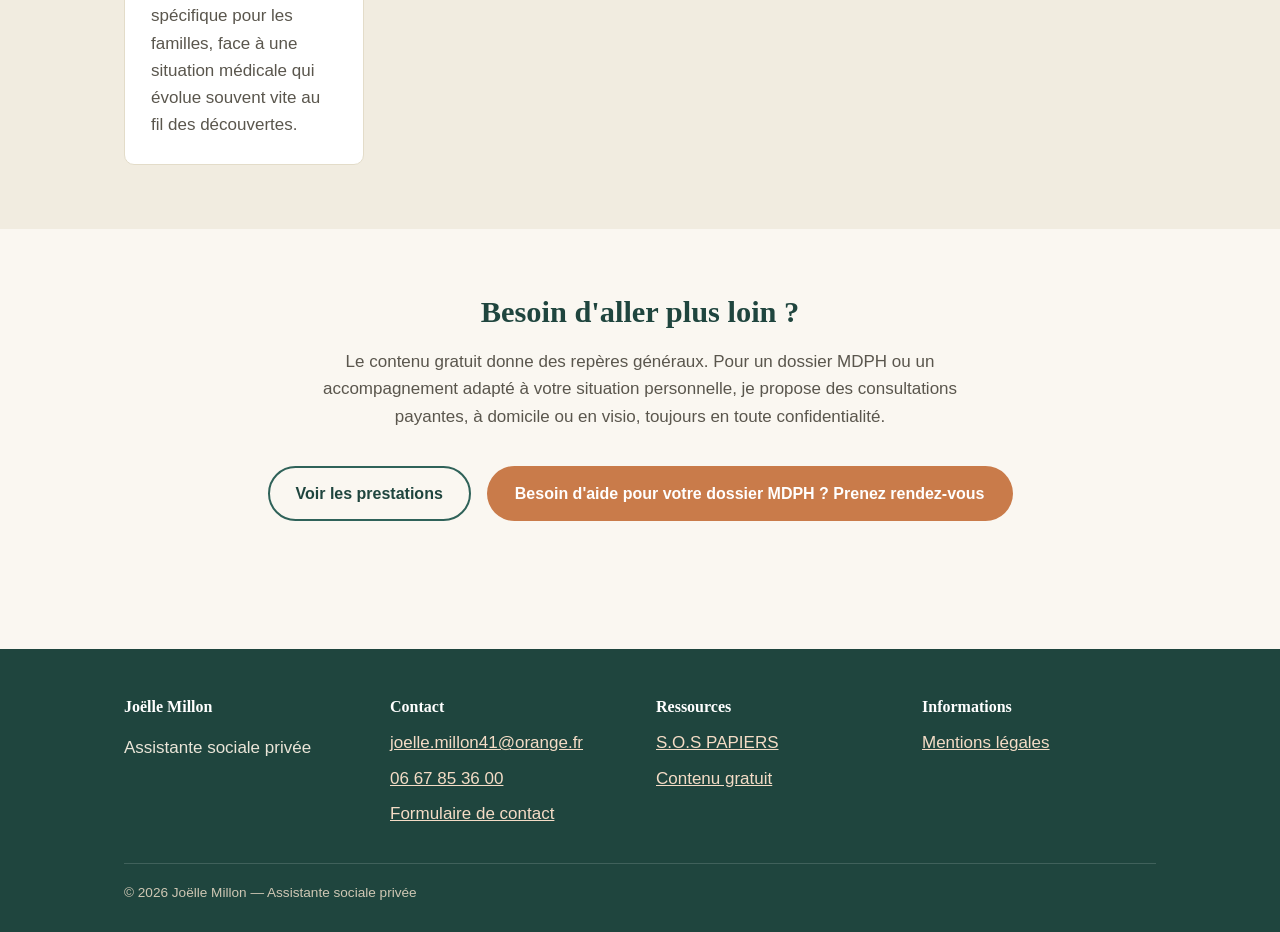
<file: ressources.html>
<!DOCTYPE html>
<html lang="fr">
<head>
<meta charset="UTF-8">
<meta name="viewport" content="width=device-width, initial-scale=1.0">
<title>Ressources gratuites — S.O.S PAPIERS, la chaîne de Joëlle Millon</title>
<meta name="description" content="Vidéos gratuites de Joëlle Millon, assistante sociale : dossier MDPH, premier entretien, démarches sociales. Chaîne S.O.S PAPIERS, autofinancée pour aider gratuitement.">
<link rel="icon" href="assets/img/favicon.svg" type="image/svg+xml">
<link rel="stylesheet" href="assets/css/style.css">
</head>
<body>

<header class="site-header">
  <div class="nav-wrap">
    <a href="index.html" class="brand">
      <span class="brand-name">Joëlle Millon</span>
      <span class="brand-tagline">Assistante sociale privée</span>
    </a>
    <button class="nav-toggle" aria-expanded="false" aria-label="Ouvrir le menu">☰ Menu</button>
    <nav class="main-nav">
      <ul>
        <li><a href="index.html">Accueil</a></li>
        <li><a href="a-propos.html">Qui suis-je</a></li>
        <li><a href="prestations.html">Prestations &amp; tarifs</a></li>
        <li><a href="ressources.html" aria-current="page">Ressources gratuites</a></li>
        <li><a href="contact.html">Contact</a></li>
      </ul>
    </nav>
  </div>
</header>

<main>

  <section class="hero">
    <div class="container">
      <h1>Ressources gratuites</h1>
      <p class="lead">Parce que l'information sociale doit être accessible à tous, je partage gratuitement des vidéos pour dédramatiser les démarches administratives et vous guider pas à pas.</p>
    </div>
  </section>

  <section class="section">
    <div class="container">
      <h2 class="section-title">Ma chaîne : S.O.S PAPIERS</h2>
      <p>J'ai créé et entièrement financé moi-même cette chaîne, pour aider gratuitement les personnes qui en ont besoin, sans contrepartie et sans dépendre d'aucun financement extérieur. L'idée : rendre l'expertise sociale accessible à tous, pour éviter les erreurs de dossier et les rejets qui découragent tant de monde.</p>
      <p>Le ton se veut pédagogique, rassurant et pragmatique — avec toujours la même éthique professionnelle : secret professionnel, neutralité, écoute bienveillante.</p>
      <div class="btn-row">
        <a href="https://www.youtube.com/@s.o.spapiers732" target="_blank" rel="noopener" class="btn btn-primary">Voir la chaîne S.O.S PAPIERS</a>
      </div>
    </div>
  </section>

  <section class="section section-alt">
    <div class="container">
      <h2 class="section-title">Les vidéos déjà en ligne</h2>
      <p class="section-intro">5 épisodes, à retrouver sur la chaîne YouTube.</p>
      <div class="card-grid">
        <div class="card">
          <h3>Épisode 1 — Présentation</h3>
          <p>Pourquoi cette chaîne : poser les bases d'un accompagnement social de proximité, accessible et ancré dans la réalité du terrain.</p>
        </div>
        <div class="card">
          <h3>Épisode 2 — Comment trouver son assistante sociale ? Comment se préparer au 1ᵉʳ entretien ?</h3>
          <p>De quoi dédramatiser la première rencontre : une intervenante neutre, extérieure à votre entourage, soumise au secret professionnel, qui n'intervient que pour résoudre le problème avant de se retirer.</p>
        </div>
        <div class="card">
          <h3>Épisode 3 — Pourquoi un dossier MDPH ?</h3>
          <p>À quoi sert la MDPH (Maison Départementale des Personnes Handicapées) et pourquoi ce dossier est incontournable pour la vie quotidienne, les formations, les déplacements et les aidants.</p>
        </div>
        <div class="card">
          <h3>Épisode 4 — Remplir son dossier MDPH (adultes à partir de 20 ans)</h3>
          <p>Un guide pas à pas du formulaire adulte, du certificat médical au projet de vie, à la RQTH et à la PCH — et les erreurs fréquentes qui mènent à des rejets sans accompagnement.</p>
        </div>
        <div class="card">
          <h3>Épisode 5 — Remplir le dossier MDPH pour son enfant</h3>
          <p>Un accompagnement spécifique pour les familles, face à une situation médicale qui évolue souvent vite au fil des découvertes.</p>
        </div>
      </div>
    </div>
  </section>

  <section class="section text-center">
    <div class="container">
      <h2 class="section-title">Besoin d'aller plus loin ?</h2>
      <p class="section-intro" style="margin-left:auto;margin-right:auto;">Le contenu gratuit donne des repères généraux. Pour un dossier MDPH ou un accompagnement adapté à votre situation personnelle, je propose des consultations payantes, à domicile ou en visio, toujours en toute confidentialité.</p>
      <div class="btn-row" style="justify-content:center;">
        <a href="prestations.html" class="btn btn-secondary">Voir les prestations</a>
        <a href="contact.html" class="btn btn-primary">Besoin d'aide pour votre dossier MDPH ? Prenez rendez-vous</a>
      </div>
    </div>
  </section>

</main>

<footer class="site-footer">
  <div class="container">
    <div class="footer-grid">
      <div>
        <h4>Joëlle Millon</h4>
        <p>Assistante sociale privée</p>
      </div>
      <div>
        <h4>Contact</h4>
        <ul>
          <li><a href="mailto:joelle.millon41@orange.fr">joelle.millon41@orange.fr</a></li>
          <li><a href="tel:+33667853600">06 67 85 36 00</a></li>
          <li><a href="contact.html">Formulaire de contact</a></li>
        </ul>
      </div>
      <div>
        <h4>Ressources</h4>
        <ul>
          <li><a href="https://www.youtube.com/@s.o.spapiers732" target="_blank" rel="noopener">S.O.S PAPIERS</a></li>
          <li><a href="ressources.html">Contenu gratuit</a></li>
        </ul>
      </div>
      <div>
        <h4>Informations</h4>
        <ul>
          <li><a href="mentions-legales.html">Mentions légales</a></li>
        </ul>
      </div>
    </div>
    <div class="footer-bottom">
      <span>&copy; 2026 Joëlle Millon — Assistante sociale privée</span>
    </div>
  </div>
</footer>

<script src="assets/js/main.js"></script>
</body>
</html>
</file>
<file: assets/css/style.css>
/* =========================================================
   Joëlle Millon — Assistante sociale privée
   Feuille de style principale
   ========================================================= */

:root {
  --color-bg: #faf7f1;
  --color-bg-alt: #f1ece0;
  --color-card: #ffffff;
  --color-text: #2c2a26;
  --color-text-light: #5a564d;
  --color-primary: #2f6259;
  --color-primary-dark: #1f453e;
  --color-accent: #c97b4a;
  --color-accent-dark: #a8623a;
  --color-border: #e3dcc9;
  --color-warning-bg: #fff4dd;
  --color-warning-border: #e8b64f;
  --font-heading: Georgia, "Times New Roman", serif;
  --font-body: -apple-system, BlinkMacSystemFont, "Segoe UI", Roboto, Helvetica, Arial, sans-serif;
  --max-width: 1080px;
  --radius: 10px;
}

* {
  box-sizing: border-box;
}

html {
  scroll-behavior: smooth;
}

html, body {
  max-width: 100%;
  overflow-x: hidden;
}

body {
  margin: 0;
  font-family: var(--font-body);
  color: var(--color-text);
  background: var(--color-bg);
  line-height: 1.6;
  font-size: 17px;
}

img {
  max-width: 100%;
  display: block;
}

a {
  color: var(--color-primary);
}

h1, h2, h3, h4 {
  font-family: var(--font-heading);
  color: var(--color-primary-dark);
  line-height: 1.25;
  margin-top: 0;
}

.container {
  max-width: var(--max-width);
  margin: 0 auto;
  padding: 0 24px;
}

.section {
  padding: 64px 0;
}

.section-alt {
  background: var(--color-bg-alt);
}

.section-title {
  font-size: 1.9rem;
  margin-bottom: 8px;
}

.section-intro {
  color: var(--color-text-light);
  max-width: 640px;
  margin-bottom: 36px;
}

/* ---------- Boîte "à compléter" ---------- */
.a-completer {
  background: var(--color-warning-bg);
  border: 1px solid var(--color-warning-border);
  border-radius: var(--radius);
  padding: 14px 18px;
  font-size: 0.95rem;
  color: #6b5a1f;
  margin: 16px 0;
}

.a-completer strong {
  color: #4d3f14;
}

/* ---------- En-tête / navigation ---------- */
.site-header {
  background: var(--color-card);
  border-bottom: 1px solid var(--color-border);
  position: sticky;
  top: 0;
  z-index: 50;
}

.nav-wrap {
  max-width: var(--max-width);
  margin: 0 auto;
  padding: 16px 24px;
  display: flex;
  align-items: center;
  justify-content: space-between;
}

.brand {
  display: flex;
  flex-direction: column;
  text-decoration: none;
  line-height: 1.2;
}

.brand-name {
  font-family: var(--font-heading);
  font-size: 1.35rem;
  color: var(--color-primary-dark);
  font-weight: bold;
}

.brand-tagline {
  font-size: 0.85rem;
  color: var(--color-text-light);
}

.nav-toggle {
  display: none;
  background: none;
  border: 1px solid var(--color-border);
  border-radius: 8px;
  padding: 8px 12px;
  font-size: 1rem;
  cursor: pointer;
}

.main-nav ul {
  list-style: none;
  display: flex;
  gap: 28px;
  margin: 0;
  padding: 0;
}

.main-nav a {
  text-decoration: none;
  color: var(--color-text);
  font-weight: 500;
}

.main-nav a:hover,
.main-nav a[aria-current="page"] {
  color: var(--color-primary);
  border-bottom: 2px solid var(--color-accent);
}

@media (max-width: 760px) {
  .nav-toggle {
    display: inline-block;
  }
  .main-nav {
    display: none;
    width: 100%;
  }
  .main-nav.is-open {
    display: block;
  }
  .main-nav ul {
    flex-direction: column;
    gap: 4px;
    padding: 12px 0;
  }
  .main-nav a {
    display: block;
    padding: 10px 0;
  }
  .nav-wrap {
    flex-wrap: wrap;
  }
}

/* ---------- Bouton ---------- */
.btn {
  display: inline-block;
  padding: 13px 26px;
  border-radius: 999px;
  text-decoration: none;
  font-weight: 600;
  border: 2px solid transparent;
  cursor: pointer;
  font-size: 1rem;
}

.btn-primary {
  background: var(--color-accent);
  color: #fff;
}

.btn-primary:hover {
  background: var(--color-accent-dark);
}

.btn-secondary {
  background: transparent;
  border-color: var(--color-primary);
  color: var(--color-primary-dark);
}

.btn-secondary:hover {
  background: var(--color-primary);
  color: #fff;
}

.btn-row {
  display: flex;
  gap: 16px;
  flex-wrap: wrap;
  margin-top: 28px;
}

/* ---------- Hero ---------- */
.hero {
  padding: 72px 0 64px;
  background: linear-gradient(180deg, var(--color-bg-alt), var(--color-bg));
}

.hero h1 {
  font-size: 2.5rem;
  max-width: 760px;
}

.hero p.lead {
  font-size: 1.2rem;
  color: var(--color-text-light);
  max-width: 620px;
}

@media (max-width: 600px) {
  .hero h1 {
    font-size: 1.9rem;
  }
  .hero p.lead {
    font-size: 1.05rem;
  }
  .section-title {
    font-size: 1.5rem;
  }
}

.hero-badges {
  display: flex;
  flex-wrap: wrap;
  gap: 12px;
  margin-top: 24px;
}

.badge {
  background: var(--color-card);
  border: 1px solid var(--color-border);
  border-radius: 999px;
  padding: 8px 16px;
  font-size: 0.9rem;
  color: var(--color-primary-dark);
}

/* ---------- Cartes ---------- */
.card-grid {
  display: grid;
  grid-template-columns: repeat(auto-fit, minmax(240px, 1fr));
  gap: 24px;
}

.card {
  background: var(--color-card);
  border: 1px solid var(--color-border);
  border-radius: var(--radius);
  padding: 26px;
}

.card h3 {
  font-size: 1.15rem;
  margin-bottom: 10px;
}

.card p {
  color: var(--color-text-light);
  margin-bottom: 0;
}

/* ---------- Citation / mise en avant ---------- */
.pull-quote {
  border-left: 4px solid var(--color-accent);
  padding: 6px 0 6px 24px;
  font-family: var(--font-heading);
  font-size: 1.3rem;
  color: var(--color-primary-dark);
  margin: 32px 0;
}

/* ---------- Tableau tarifs ---------- */
.table-scroll {
  overflow-x: auto;
}

.pricing-table {
  width: 100%;
  border-collapse: collapse;
  background: var(--color-card);
  border-radius: var(--radius);
  overflow: hidden;
  border: 1px solid var(--color-border);
}

.pricing-table th,
.pricing-table td {
  text-align: left;
  padding: 16px 20px;
  border-bottom: 1px solid var(--color-border);
}

.pricing-table th {
  background: var(--color-primary);
  color: #fff;
  font-family: var(--font-heading);
  font-weight: normal;
}

.pricing-table tr:last-child td {
  border-bottom: none;
}

.price {
  font-weight: bold;
  color: var(--color-accent-dark);
  white-space: nowrap;
}

/* ---------- Formulaire ---------- */
form {
  max-width: 640px;
}

.form-field {
  margin-bottom: 20px;
}

label {
  display: block;
  font-weight: 600;
  margin-bottom: 6px;
}

input[type="text"],
input[type="email"],
input[type="tel"],
select,
textarea {
  width: 100%;
  padding: 12px 14px;
  border: 1px solid var(--color-border);
  border-radius: 8px;
  font-family: inherit;
  font-size: 1rem;
  background: var(--color-card);
  color: var(--color-text);
}

textarea {
  min-height: 150px;
  resize: vertical;
}

.form-hint {
  font-size: 0.88rem;
  color: var(--color-text-light);
  margin-top: 4px;
}

.checkbox-field {
  display: flex;
  align-items: flex-start;
  gap: 10px;
}

.checkbox-field input {
  margin-top: 5px;
}

/* ---------- Liste de vérification ---------- */
.checklist {
  padding-left: 0;
  list-style: none;
}

.checklist li {
  padding-left: 30px;
  position: relative;
  margin-bottom: 12px;
}

.checklist li::before {
  content: "✓";
  position: absolute;
  left: 0;
  color: var(--color-primary);
  font-weight: bold;
}

/* ---------- Pied de page ---------- */
.site-footer {
  background: var(--color-primary-dark);
  color: #eae5d8;
  padding: 48px 0 28px;
  margin-top: 64px;
}

.site-footer a {
  color: #f4dcc6;
}

.footer-grid {
  display: grid;
  grid-template-columns: repeat(auto-fit, minmax(200px, 1fr));
  gap: 32px;
  margin-bottom: 28px;
}

.footer-grid h4 {
  color: #fff;
  font-size: 1rem;
  margin-bottom: 12px;
}

.footer-grid ul {
  list-style: none;
  padding: 0;
  margin: 0;
}

.footer-grid li {
  margin-bottom: 8px;
}

.footer-bottom {
  border-top: 1px solid rgba(255,255,255,0.15);
  padding-top: 18px;
  font-size: 0.85rem;
  color: #cfc7b4;
  display: flex;
  flex-wrap: wrap;
  gap: 8px 20px;
  justify-content: space-between;
}

/* ---------- Utilitaires ---------- */
.text-center {
  text-align: center;
}

.mt-0 { margin-top: 0; }

/* ---------- Formulaire : anti-robot ---------- */
.hp-field {
  position: absolute;
  left: -9999px;
  width: 1px;
  height: 1px;
  overflow: hidden;
}

.form-error {
  color: #b3261e;
  font-size: 0.9rem;
  margin-top: 6px;
}
</file>
